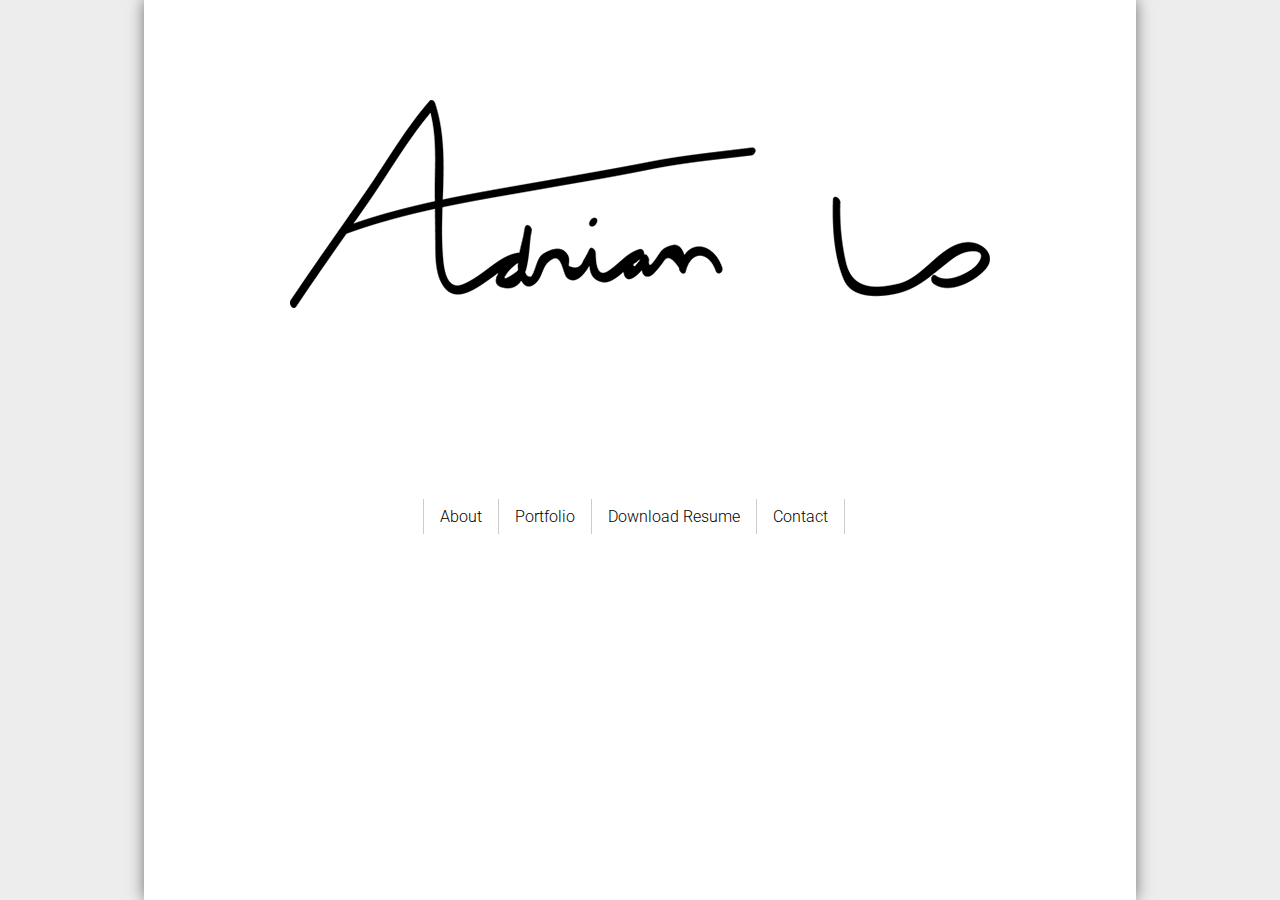
<file: index.html>
<!doctype html>
<head>
	<title>Adrian Lo</title>
	<META CHARSET="UTF-8">
	<link href='http://fonts.googleapis.com/css?family=Roboto:300' rel='stylesheet' type='text/css'>
	<link rel="stylesheet" href=index.css type=text/css />
	<link rel="icon" type="image/png" href="resources/icon.png" />
		<script type="text/javascript">
		var _gaq = _gaq || [];
		_gaq.push(['_setAccount', 'UA-49061987-1']);
		_gaq.push(['_trackPageview']);

		(function() {
			var ga = document.createElement('script'); ga.type = 'text/javascript'; ga.async = true;
			ga.src = ('https:' == document.location.protocol ? 'https://ssl' : 'http://www') + '.google-analytics.com/ga.js';
			var s = document.getElementsByTagName('script')[0]; s.parentNode.insertBefore(ga, s);
		})();
	</script>
</head>
<body>
	<h1><img src="resources/signature_large.png" alt="Adrian Lo" /></h1>
	<ul id="nav">
		<li><a href="about.html">About</a></li>
		<li><a id="current_page" href="portfolio.html">Portfolio</a></li>
		<li><a href="resources/adrian_lo_resume.pdf">Download Resume</a></li>
		<li><a id="end" href="contact.html">Contact</a></li>
	</ul>
</body>
</html>
</file>
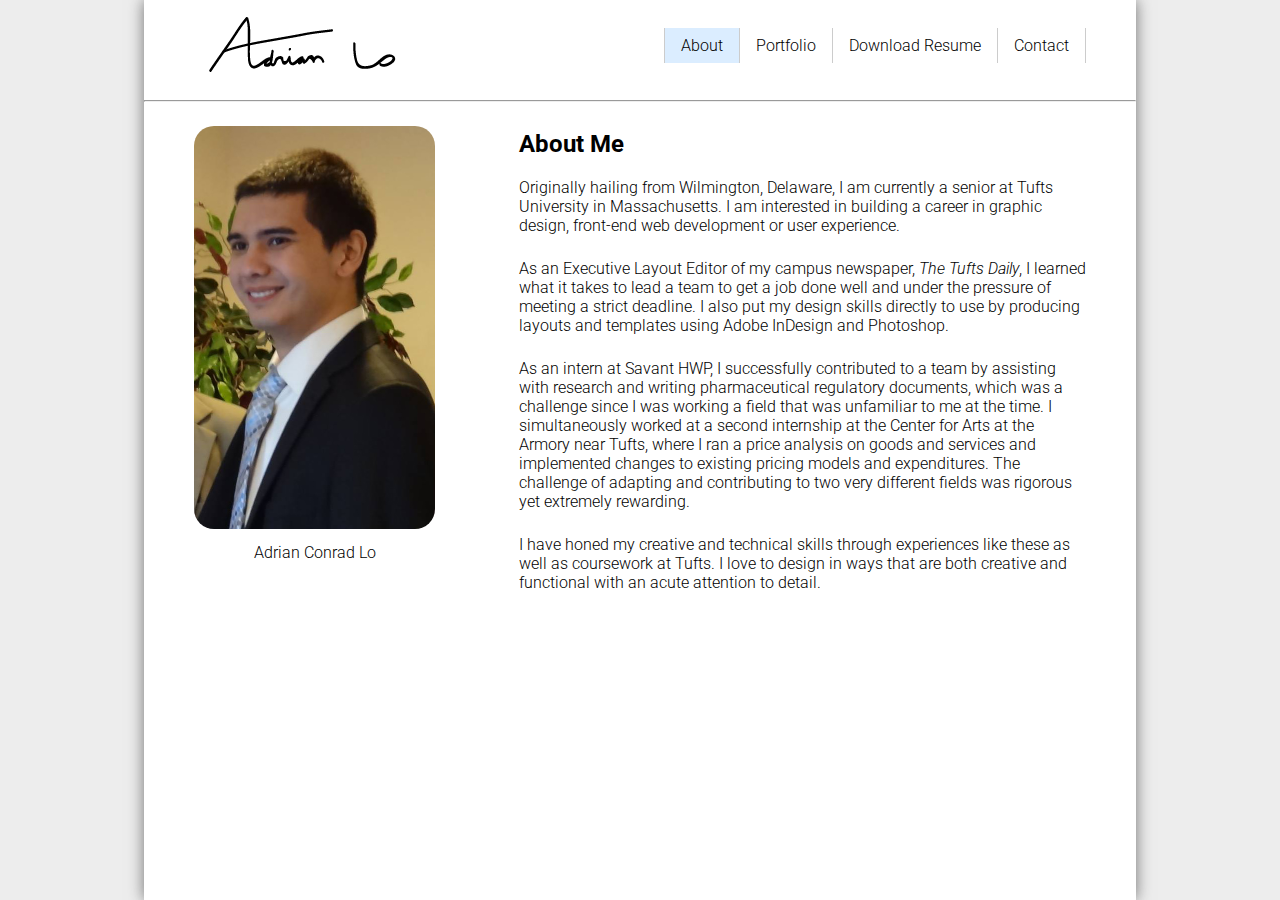
<file: about.html>
<!doctype html>
<html>
<head>
	<title>Adrian Lo | About</title>
	<META CHARSET="UTF-8">
	<link href='http://fonts.googleapis.com/css?family=Roboto:400,300' rel='stylesheet' type='text/css'>
	<link rel="stylesheet" href=style.css type=text/css />
	<link rel="icon" type="image/png" href="resources/icon.png" />
	<script type="text/javascript">
		var _gaq = _gaq || [];
		_gaq.push(['_setAccount', 'UA-49061987-1']);
		_gaq.push(['_trackPageview']);

		(function() {
			var ga = document.createElement('script'); ga.type = 'text/javascript'; ga.async = true;
			ga.src = ('https:' == document.location.protocol ? 'https://ssl' : 'http://www') + '.google-analytics.com/ga.js';
			var s = document.getElementsByTagName('script')[0]; s.parentNode.insertBefore(ga, s);
		})();
	</script>
</head>
<body>
	<ul id="nav">
		<li><a id="current_page" href="about.html">About</a></li>
		<li><a href="portfolio.html">Portfolio</a></li>
		<li><a href="resources/adrian_lo_resume.pdf">Download Resume</a></li>
		<li><a id="end" href="contact.html">Contact</a></li>
	</ul>
	<h1><a href="index.html"><img src="resources/signature.png" alt="Adrian Lo" /></a></h1>
	<hr>
	<div id="container">
		<div class="leftpic">
			<img id="profphoto" src="resources/pic.jpg" width="241" height="403" alt="Adrian Lo" />
			<h4>Adrian Conrad Lo</h4>
		</div>
		<h2>About Me</h2>
		<p>Originally hailing from Wilmington, Delaware, I am currently a senior at Tufts University in Massachusetts. I am interested in building a career in graphic design, front-end web development or user experience.</p>
		<p>As an Executive Layout Editor of my campus newspaper, <span class="ital">The Tufts Daily</span>, I learned what it takes to lead a team to get a job done well and under the pressure of meeting a strict deadline. I also put my design skills directly to use by producing layouts and templates using Adobe InDesign and Photoshop.</p>
		<p>As an intern at Savant HWP, I successfully contributed to a team by assisting with research and writing pharmaceutical regulatory documents, which was a challenge since I was working a field that was unfamiliar to me at the time. I simultaneously worked at a second internship at the Center for Arts at the Armory near Tufts, where I ran a price analysis on goods and services and implemented changes to existing pricing models and expenditures. The challenge of adapting and contributing to two very different fields was rigorous yet extremely rewarding.</p>
		<p>I have honed my creative and technical skills through experiences like these as well as coursework at Tufts. I love to design in ways that are both creative and functional with an acute attention to detail.</p>
	</div>
</body>
</html>
</file>
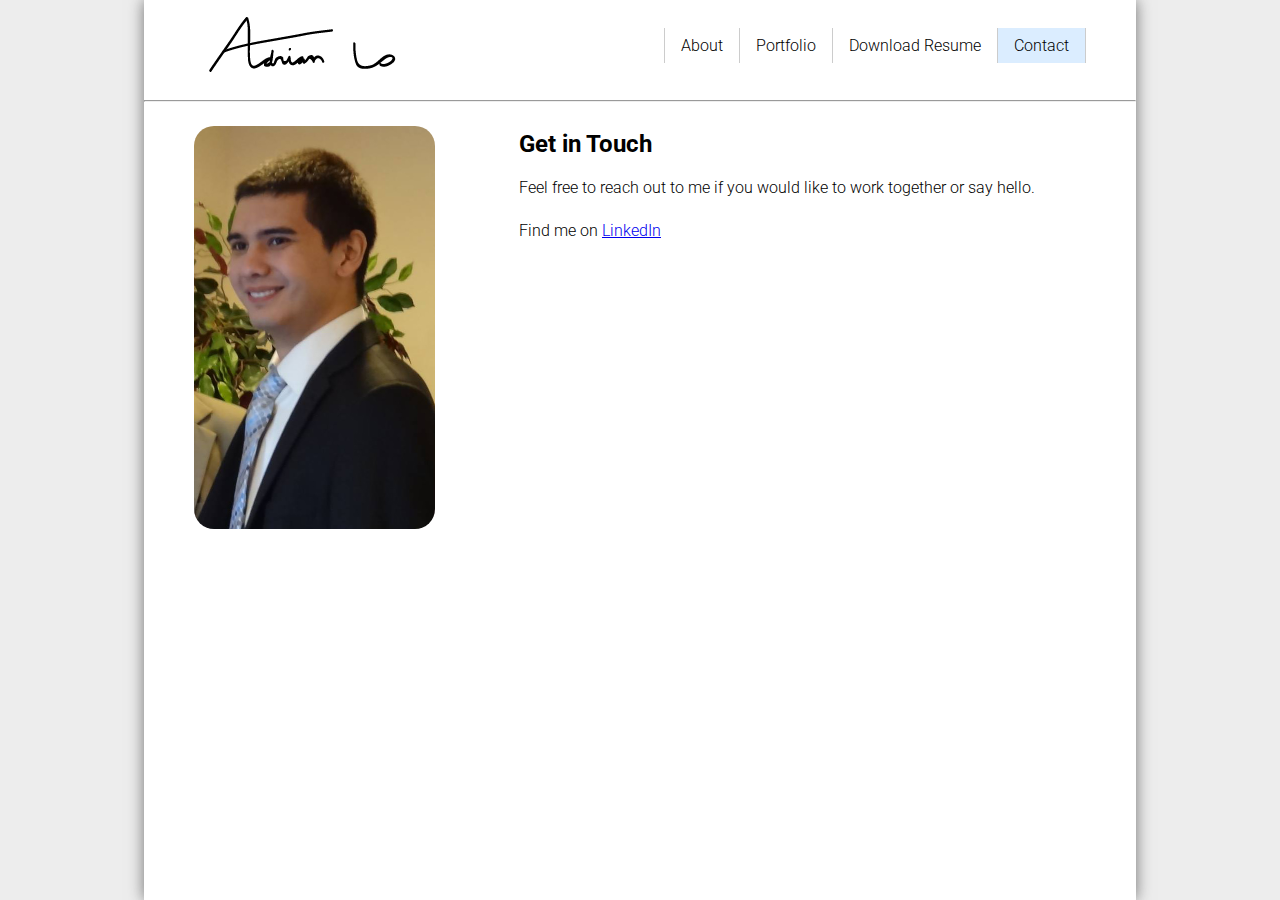
<file: contact.html>
<!doctype html>
<html>
<head>
	<title>Adrian Lo | Contact</title>
	<META CHARSET="UTF-8">
	<link href='http://fonts.googleapis.com/css?family=Roboto:400,300' rel='stylesheet' type='text/css'>
	<link rel="stylesheet" href=style.css type=text/css />
	<link rel="icon" type="image/png" href="resources/icon.png" />
	<script type="text/javascript">
		var _gaq = _gaq || [];
		_gaq.push(['_setAccount', 'UA-49061987-1']);
		_gaq.push(['_trackPageview']);

		(function() {
			var ga = document.createElement('script'); ga.type = 'text/javascript'; ga.async = true;
			ga.src = ('https:' == document.location.protocol ? 'https://ssl' : 'http://www') + '.google-analytics.com/ga.js';
			var s = document.getElementsByTagName('script')[0]; s.parentNode.insertBefore(ga, s);
		})();
	</script>
</head>
<body>
	<ul id="nav">
		<li><a href="about.html">About</a></li>
		<li><a href="portfolio.html">Portfolio</a></li>
		<li><a href="resources/adrian_lo_resume.pdf">Download Resume</a></li>
		<li><a id="end_current" href="contact.html">Contact</a></li>
	</ul>
	<h1><a href="index.html"><img src="resources/signature.png" alt="Adrian Lo" /></a></h1>
	<hr>
	<div id="container">
		<div class="leftpic"><img id="profphoto" src="resources/pic.jpg" width="241" height="403" alt="Adrian Lo" /></div>
		<h2>Get in Touch</h2>
		<p>Feel free to reach out to me if you would like to work together or say hello.</p>
		<p>Find me on <a href="http://www.linkedin.com/pub/adrian-lo/92/132/a87/">LinkedIn</a></p>
	</div>
</body>
</html>
</file>
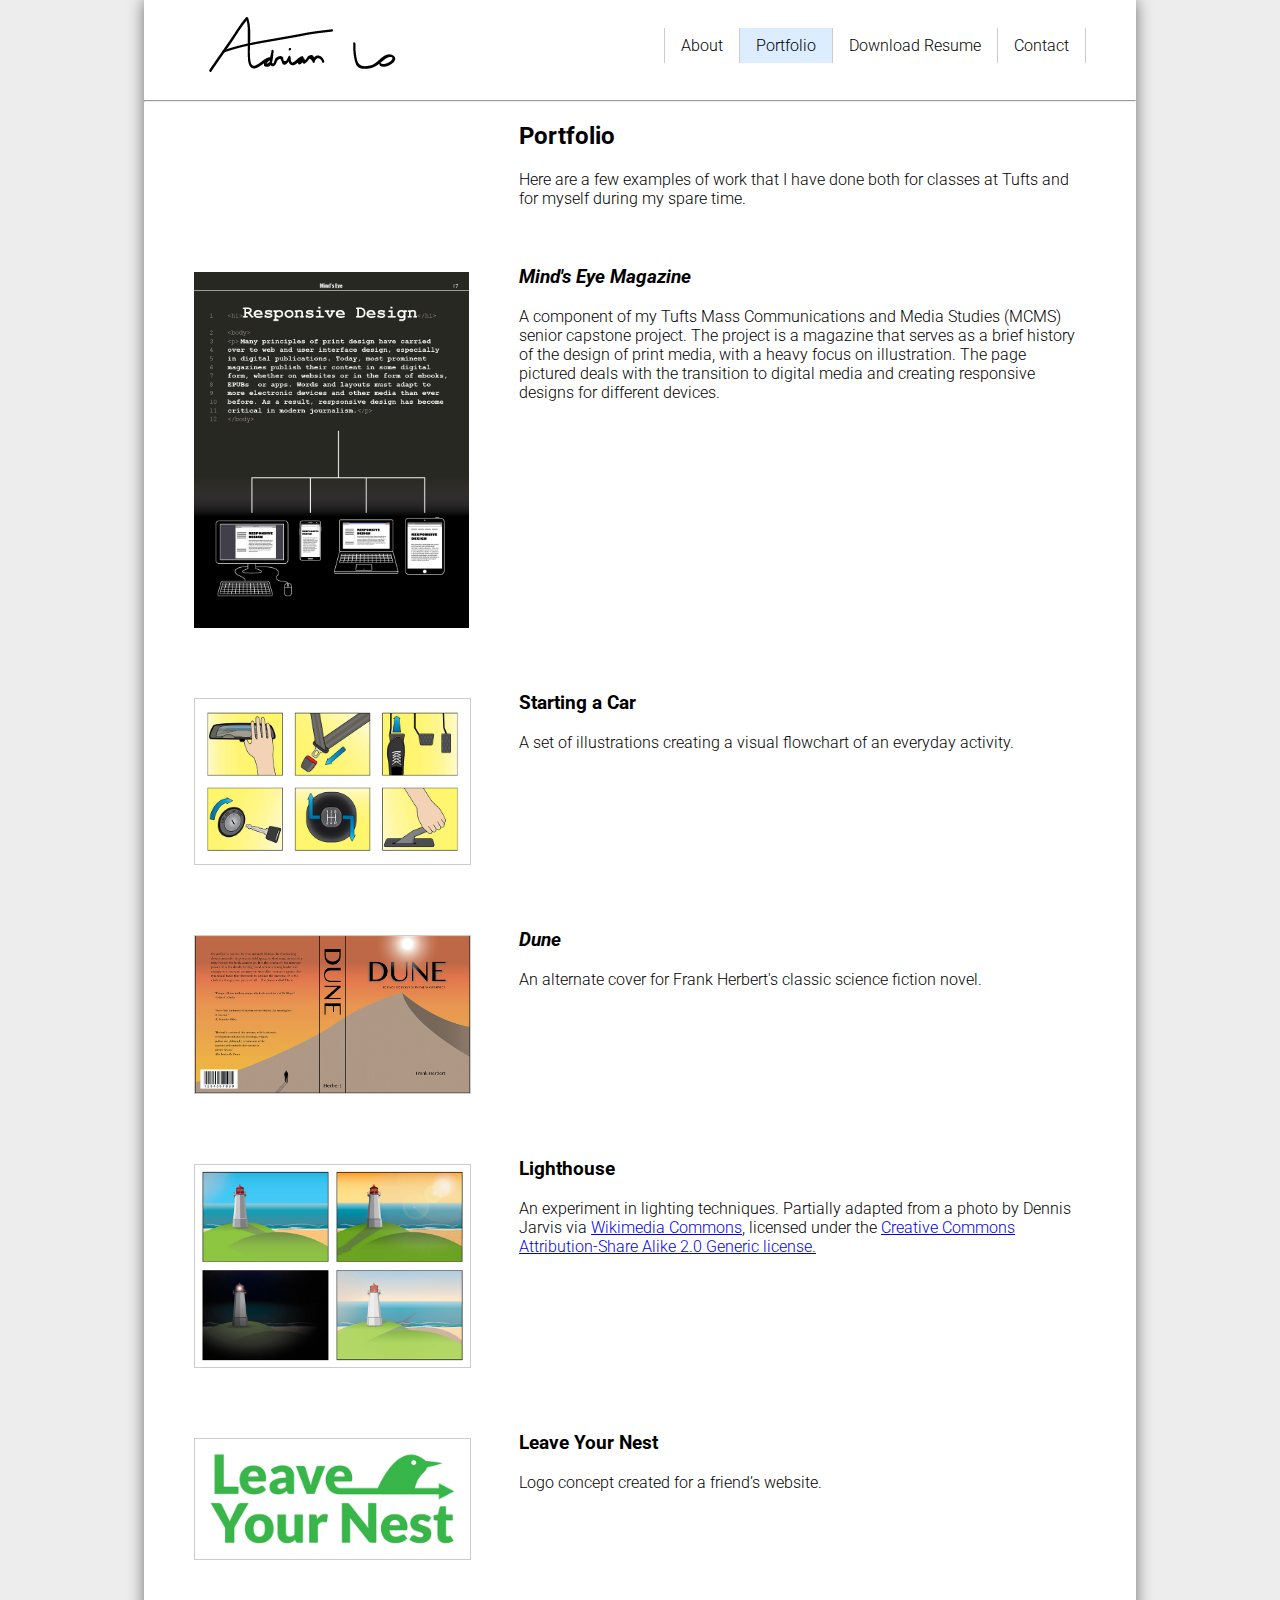
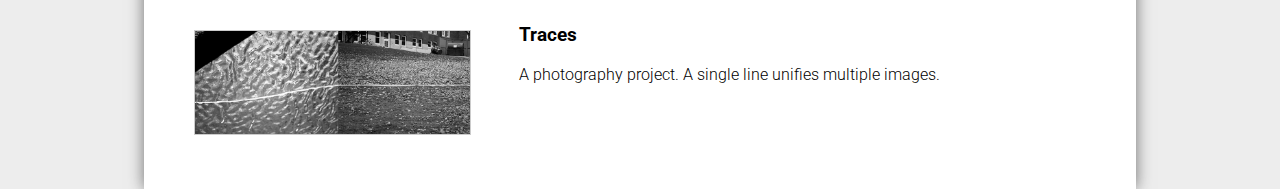
<file: portfolio.html>
<!doctype html>
<html>
<head>
	<title>Adrian Lo | Portfolio</title>
	<META CHARSET="UTF-8">
	<link href='http://fonts.googleapis.com/css?family=Roboto:400,300' rel='stylesheet' type='text/css'>
	<link rel="stylesheet" href=style.css type=text/css />
	<link rel="icon" type="image/png" href="resources/icon.png" />
	<script type="text/javascript">
		var _gaq = _gaq || [];
		_gaq.push(['_setAccount', 'UA-49061987-1']);
		_gaq.push(['_trackPageview']);

		(function() {
			var ga = document.createElement('script'); ga.type = 'text/javascript'; ga.async = true;
			ga.src = ('https:' == document.location.protocol ? 'https://ssl' : 'http://www') + '.google-analytics.com/ga.js';
			var s = document.getElementsByTagName('script')[0]; s.parentNode.insertBefore(ga, s);
		})();
	</script>
</head>
<body>
	<ul id="nav">
		<li><a href="about.html">About</a></li>
		<li><a id="current_page" href="portfolio.html">Portfolio</a></li>
		<li><a href="resources/adrian_lo_resume.pdf">Download Resume</a></li>
		<li><a id="end" href="contact.html">Contact</a></li>
	</ul>
	<h1><a href="index.html"><img src="resources/signature.png" alt="Adrian Lo" /></a></h1>
	<hr>
	<h2>Portfolio</h2>
	<p id="intro">Here are a few examples of work that I have done both for classes at Tufts and for myself during my spare time.</p>
	<div class="project">
		<div class="leftpic"><a href="resources/mindseye_web.pdf"><img id="portimg" src="resources/responsive_design.jpg" width="275" height="356" alt="Responsive Design" /></a></div>
		<h3 class="ital">Mind's Eye Magazine</h3>
		<p>A component of my Tufts Mass Communications and Media Studies (MCMS) senior capstone project. The project is a magazine that serves as a brief history of the design of print media, with a heavy focus on illustration. The page pictured deals with the transition to digital media and creating responsive designs for different devices.</p>
	</div>
	<div class="project">
		<div class="leftpic"><a href="resources/lo_car_start.jpg"><img class="portimg" src="resources/lo_car_start.jpg" width="275" height="165" alt="Starting a Car" /></a></div>
		<h3>Starting a Car</h3>
		<p>A set of illustrations creating a visual flowchart of an everyday activity.</p>
	</div>
	<div class="project">
		<div class="leftpic"><a href="resources/cover.jpg"><img class="portimg" src="resources/cover.jpg" width="275" height="157" alt="Dune" /></a></div>
		<h3 class="ital">Dune</h3>
		<p>An alternate cover for Frank Herbert's classic science fiction novel.</p>
	</div>
	<div class="project">
		<div class="leftpic"><a href="resources/lighthouse.jpg"><img class="portimg" src="resources/lighthouse.jpg" width="275" height="202" alt="Lighthouse" /></a></div>
		<h3>Lighthouse</h3>
		<p>An experiment in lighting techniques. Partially adapted from a photo by Dennis Jarvis via <a href="http://commons.wikimedia.org/wiki/File:Louisbourg_Lighthouse.jpg">Wikimedia Commons</a>, licensed under the <a href="http://creativecommons.org/licenses/by-sa/2.0/deed.en">Creative Commons Attribution-Share Alike 2.0 Generic license.</a></p>
	</div>
	<div class="project">
		<div class="leftpic"><a href="resources/nest_logo.jpg"><img class="portimg" src="resources/nest_logo.jpg" width="275" height="120" alt="Leave Your Nest" /></a></div>
		<h3>Leave Your Nest</h3>
		<p>Logo concept created for a friend’s website.</p>
	</div>
	<div class="project">
		<div class="leftpic"><a href="resources/traces.jpg"><img class="portimg" src="resources/traces_thumb.jpg" width="275" height="103" alt="Traces" /></a></div>
		<h3>Traces</h3>
		<p>A photography project. A single line unifies multiple images.</p>
	</div>
</body>
</html>
</file>
